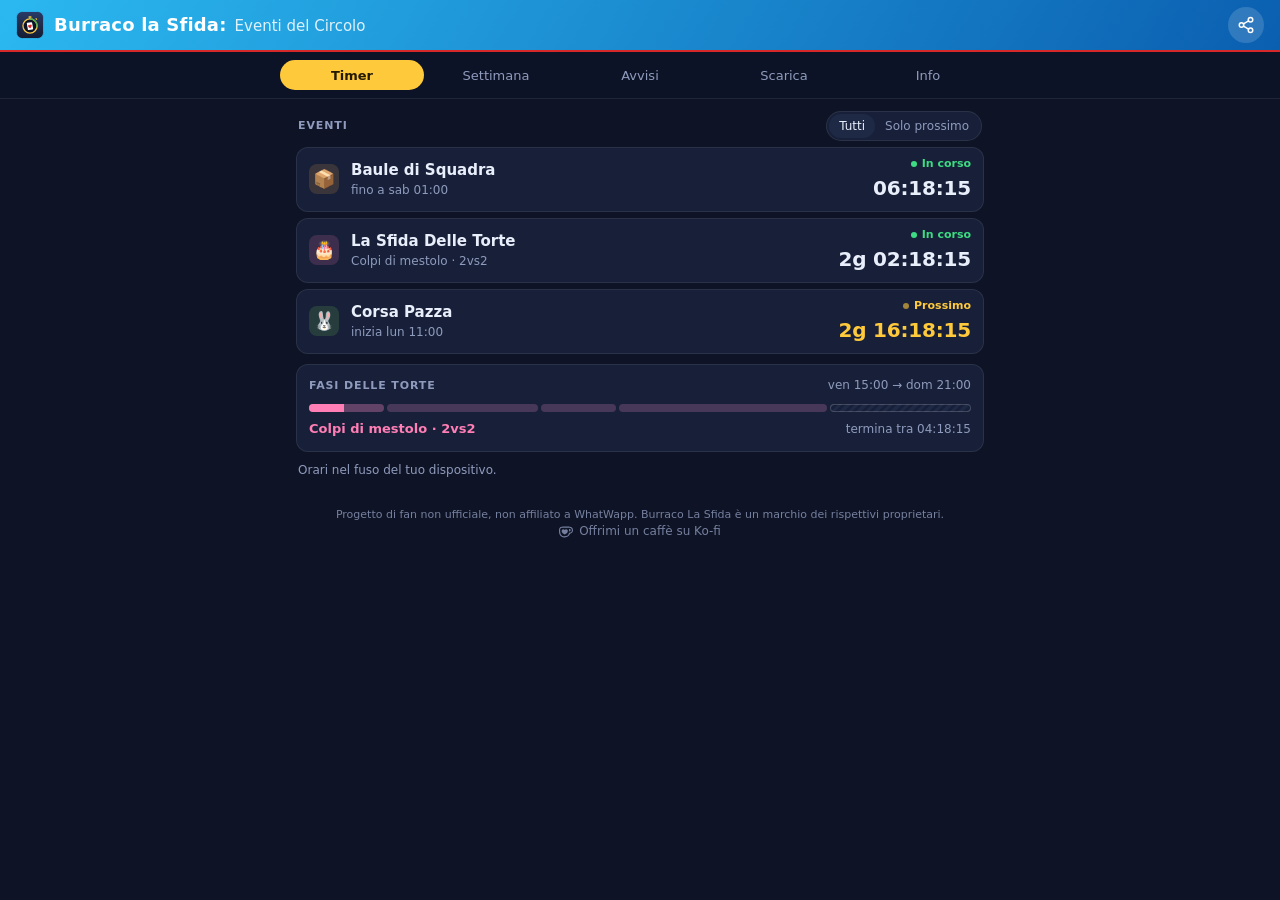
<file: web/index.html>
<!-- Pagina principale della PWA: barra, tab a segmenti, Timer e Settimana; testi da locales/it.json, altre sezioni in partials/. -->
<!doctype html>
<html lang="it">
<head>
  <meta charset="utf-8">
  <meta name="viewport" content="width=device-width, initial-scale=1, viewport-fit=cover">
  <title>Burraco la Sfida: Eventi del Circolo</title>
  <meta name="description" content="Timer degli eventi settimanali di Burraco Online: La Sfida (Corsa Pazza, Baule di Squadra, Sfida delle Torte), calendari e widget Android. Progetto di fan non ufficiale." data-i18n-content="app.description">
  <link rel="canonical" href="https://alessio-galbo.github.io/Burraco-la-Sfida/">
  <meta property="og:type" content="website"><meta property="og:site_name" content="BlS Tracker"><meta property="og:locale" content="it_IT">
  <meta property="og:url" content="https://alessio-galbo.github.io/Burraco-la-Sfida/"><meta property="og:title" content="Burraco la Sfida: Eventi del Circolo">
  <meta property="og:description" content="Timer degli eventi settimanali di Burraco Online: La Sfida (Corsa Pazza, Baule di Squadra, Sfida delle Torte), calendari e widget Android. Progetto di fan non ufficiale.">
  <meta property="og:image" content="https://alessio-galbo.github.io/Burraco-la-Sfida/icons/icon-512.png"><meta property="og:image:width" content="512"><meta property="og:image:height" content="512"><meta property="og:image:alt" content="Icona di BlS Tracker: cronometro con una carta">
  <meta name="twitter:card" content="summary"><meta name="twitter:title" content="Burraco la Sfida: Eventi del Circolo"><meta name="twitter:description" content="Timer degli eventi settimanali di Burraco Online: La Sfida (Corsa Pazza, Baule di Squadra, Sfida delle Torte), calendari e widget Android. Progetto di fan non ufficiale."><meta name="twitter:image" content="https://alessio-galbo.github.io/Burraco-la-Sfida/icons/icon-512.png">
  <meta name="theme-color" content="#0b5fb0">
  <meta name="apple-mobile-web-app-title" content="BlS Tracker">
  <meta name="application-name" content="BlS Tracker">
  <meta name="apple-mobile-web-app-capable" content="yes">
  <meta name="mobile-web-app-capable" content="yes">
  <meta name="apple-mobile-web-app-status-bar-style" content="black-translucent">
  <link rel="manifest" href="manifest.webmanifest">
  <link rel="icon" href="icons/icon.svg" type="image/svg+xml">
  <link rel="icon" href="icons/icon-32.png" sizes="32x32" type="image/png">
  <link rel="apple-touch-icon" href="icons/apple-touch-icon-180.png">
  <link rel="stylesheet" href="css/base.css">
  <link rel="stylesheet" href="css/shell.css">
  <link rel="stylesheet" href="css/events.css">
  <link rel="stylesheet" href="css/span.css">
  <link rel="stylesheet" href="css/torte.css">
  <link rel="stylesheet" href="css/week.css">
  <link rel="stylesheet" href="css/guide.css">
  <link rel="stylesheet" href="css/icons.css">
  <link rel="stylesheet" href="css/viewer.css">
  <link rel="stylesheet" href="css/shots.css">
  <link rel="stylesheet" href="css/share.css">
  <link rel="stylesheet" href="css/themes.css">
  <script src="js/theme-boot.js"></script>
  <script type="module" src="js/main.js"></script>
</head>
<body>
  <header class="appbar">
    <img src="icons/icon.svg" alt="" width="28" height="28">
    <h1 data-i18n-aria="app.short"><span class="brand" data-i18n="app.brand"></span><span class="brand-sub" data-i18n="app.sub"></span></h1>
    <button type="button" id="share-top" class="appbar-share" data-i18n-aria="share.button"><span class="ico ico-share" aria-hidden="true"></span></button>
  </header>
  <nav class="tabs" data-i18n-aria="nav.label">
    <div class="tabs-seg" role="tablist">
    <button type="button" role="tab" data-tab="timer" data-i18n="nav.timers"></button>
    <button type="button" role="tab" data-tab="settimana" data-i18n="nav.week"></button>
    <button type="button" role="tab" data-tab="avvisi" data-i18n="nav.alerts"></button>
    <button type="button" role="tab" data-tab="scarica" data-i18n="nav.download"></button>
    <button type="button" role="tab" data-tab="info" data-i18n="nav.info"></button>
    </div>
  </nav>
  <main>
    <p id="loading" class="notice" data-i18n="app.loading"></p>
    <section id="timer" class="view" role="tabpanel">
      <div class="sec-head">
        <h2 class="label" data-i18n="status.events"></h2>
        <div class="seg" role="group" data-i18n-aria="view.label">
          <button type="button" data-view="all" data-i18n="view.all"></button>
          <button type="button" data-view="next" data-i18n="view.next"></button>
        </div>
      </div>
      <div id="events" class="events"></div>
      <div class="panel torte" id="torte">
        <div class="torte-head">
          <span class="label" data-i18n="status.torteTitle"></span>
          <span class="torte-days small muted" id="torte-days"></span>
        </div>
        <div class="pbar" id="pbar"></div>
        <div class="torte-foot">
          <span class="torte-phase" id="torte-phase"></span>
          <span class="torte-left" id="torte-left"></span>
        </div>
      </div>
      <p class="foot"><span id="est-note" data-i18n="status.estimatedNote" hidden></span> <span data-i18n="status.footnote"></span></p>
    </section>
    <section id="settimana" class="view" role="tabpanel" hidden>
      <div class="sec-head"><h2 class="label" data-i18n="week.title"></h2></div>
      <div class="panel week">
        <div class="week-head" id="week-head"></div>
        <div id="week-rows" class="week-rows"></div>
      </div>
      <p class="foot" data-i18n="week.intro"></p>
    </section>
    <div id="guide"></div>
    <div id="info-part"></div>
  </main>
  <footer class="footer">
    <p data-i18n="footer.disclaimer"></p>
    <p><a class="footer-kofi" href="https://ko-fi.com/devangel" target="_blank" rel="noopener"><span class="ico ico-kofi" aria-hidden="true"></span><span data-i18n="support.button"></span></a></p>
  </footer>
  <div id="templates" hidden></div>
</body>
</html>
</file>
<file: web/css/base.css>
/* Base della PWA secondo docs/design.md: token di colore, tipografia piccola e curata, pulsanti, segmenti. */
:root {
  color-scheme: dark;
  --bg: #0e1426;
  --surface: #172038;
  --surface-2: #1e2945;
  --line: #ffffff14;
  --line-2: #ffffff2e;
  --on-gold: #241a00;
  --error: #ff9b9b;
  --link: #2bb8f0;
  --text: #e9eefb;
  --muted: #8f9bbd;
  --gold: #ffc93c;
  --live: #3ddc84;
  --corsa: #7ed957;
  --baule: #f0a04b;
  --torte: #ff7eb6;
  --red: #d62828;
  --sky-1: #2bb8f0;
  --sky-2: #0b5fb0;
  --r-panel: 12px;
  --r-row: 8px;
  --font: system-ui, -apple-system, "Segoe UI", Roboto, sans-serif;
}
* { box-sizing: border-box; }
body {
  margin: 0;
  background: var(--bg);
  color: var(--text);
  font: 14px/1.45 var(--font);
  -webkit-text-size-adjust: 100%;
  -webkit-tap-highlight-color: transparent;
}
h1, h2, h3, p { margin: 0; }
a { color: var(--link); text-decoration: none; }
a:hover { text-decoration: underline; }
[hidden] { display: none !important; }
.muted { color: var(--muted); }
.small { font-size: 12px; }
.label {
  font-size: 11px;
  font-weight: 600;
  letter-spacing: .08em;
  text-transform: uppercase;
  color: var(--muted);
}
.btn {
  display: inline-flex;
  align-items: center;
  height: 36px;
  padding: 0 16px;
  border: 0;
  border-radius: 999px;
  background: var(--gold);
  color: var(--on-gold);
  font: 600 13px var(--font);
  text-decoration: none;
  cursor: pointer;
}
.btn:hover { filter: brightness(1.06); text-decoration: none; }
.btn-sm { height: 28px; padding: 0 12px; font-size: 12px; }
.btn-ghost { background: transparent; color: var(--text); box-shadow: inset 0 0 0 1px var(--line-2); }
.btn-ghost:hover { background: var(--surface-2); }
.seg {
  display: inline-flex;
  padding: 2px;
  border-radius: 999px;
  background: var(--surface);
  border: 1px solid var(--line);
}
.seg button {
  height: 24px;
  padding: 0 10px;
  border: 0;
  border-radius: 999px;
  background: transparent;
  color: var(--muted);
  font: 500 12px var(--font);
  cursor: pointer;
}
.seg button[aria-pressed="true"] { background: var(--surface-2); color: var(--text); }
:focus-visible { outline: 2px solid var(--gold); outline-offset: 2px; }
</file>
<file: web/css/shell.css>
/* Guscio dell'app: barra azzurra 52px con filo rosso, tab a segmenti sticky, sezioni, pannelli, piè di pagina. */
.appbar {
  display: flex;
  align-items: center;
  gap: 10px;
  height: calc(52px + env(safe-area-inset-top));
  padding: env(safe-area-inset-top) 16px 0;
  background: linear-gradient(120deg, var(--sky-1), var(--sky-2));
  border-bottom: 2px solid var(--red);
}
.appbar img { border-radius: 7px; }
.appbar h1 { display: flex; flex-direction: column; min-width: 0; color: #fff; line-height: 1.15; }
.brand { font-size: 16px; font-weight: 700; letter-spacing: .01em; }
.brand-sub { font-size: 12px; font-weight: 500; color: #ffffffd9; }
.tabs {
  position: sticky;
  top: 0;
  z-index: 5;
  padding: 8px 16px;
  background: color-mix(in srgb, var(--bg) 92%, transparent);
  backdrop-filter: blur(8px);
  border-bottom: 1px solid var(--line);
}
.tabs-seg { display: grid; grid-template-columns: repeat(5, minmax(0, 1fr)); max-width: 720px; margin: 0 auto; }
.tabs button {
  min-width: 0;
  height: 30px;
  padding: 0 2px;
  border: 0;
  border-radius: 999px;
  background: transparent;
  color: var(--muted);
  font: 500 12px var(--font);
  white-space: nowrap;
  overflow: hidden;
  text-overflow: ellipsis;
  cursor: pointer;
}
.tabs button:hover { color: var(--text); }
.tabs button[aria-selected="true"] { background: var(--gold); color: var(--on-gold); font-weight: 600; }
main { max-width: 720px; margin: 0 auto; padding: 4px 16px 16px; }
.sec-head {
  display: flex;
  align-items: center;
  justify-content: space-between;
  min-height: 40px;
  padding: 8px 2px 6px;
}
.panel {
  background: var(--surface);
  border: 1px solid var(--line);
  border-radius: var(--r-panel);
}
.pad { padding: 14px; }
.foot { margin: 10px 2px 0; font-size: 12px; color: var(--muted); }
.lead-text { margin: 0 2px 10px; font-size: 13px; color: var(--muted); }
.pad .lead-text { margin: 0 0 12px; }
.notice { padding: 24px 0; text-align: center; color: var(--muted); font-size: 13px; }
.notice.error { color: var(--error); }
.footer {
  max-width: 720px;
  margin: 0 auto;
  padding: 12px 16px calc(16px + env(safe-area-inset-bottom));
  color: var(--muted);
  font-size: 11px;
  text-align: center;
  opacity: .8;
}
@media (min-width: 720px) {
  .appbar { justify-content: center; }
  .appbar h1 { flex-direction: row; align-items: baseline; gap: 8px; }
  .brand { font-size: 18px; }
  .brand-sub { font-size: 15px; }
  .brand::after { content: ":"; }
  .tabs button { font-size: 13px; }
}
.tabs button:focus-visible { outline: none; box-shadow: inset 0 0 0 1.5px var(--gold); }
.tabs button[aria-selected="true"]:focus-visible { box-shadow: none; }
</file>
<file: web/css/events.css>
/* Righe evento compatte (~64px) espandibili: un colore per evento, punto "live", countdown a destra. */
.ev--corsa { --ev: var(--corsa); }
.ev--baule { --ev: var(--baule); }
.ev--torte { --ev: var(--torte); }
.events { display: grid; gap: 6px; }
.ev {
  background: var(--surface);
  border: 1px solid var(--line);
  border-radius: var(--r-panel);
}
.ev[open] { background: var(--surface-2); }
.ev-row {
  display: grid;
  grid-template-columns: 30px 1fr auto;
  align-items: center;
  gap: 12px;
  min-height: 62px;
  padding: 8px 12px;
  list-style: none;
  cursor: pointer;
}
.ev-row::-webkit-details-marker { display: none; }
.ev-icon {
  display: grid;
  place-items: center;
  width: 30px;
  height: 30px;
  border-radius: 8px;
  background: color-mix(in srgb, var(--ev) 16%, transparent);
  font-size: 18px;
  line-height: 1;
}
.ev-main { display: grid; min-width: 0; }
.ev-name { font-size: 15px; font-weight: 600; white-space: nowrap; overflow: hidden; text-overflow: ellipsis; }
.ev-sub { font-size: 12px; color: var(--muted); white-space: nowrap; overflow: hidden; text-overflow: ellipsis; }
.ev-side { display: grid; justify-items: end; gap: 2px; }
.ev-count { font-size: 18px; font-weight: 700; font-variant-numeric: tabular-nums; letter-spacing: -.01em; }
.state { display: inline-flex; align-items: center; gap: 5px; font-size: 11px; font-weight: 600; color: var(--muted); }
.state .dot { width: 6px; height: 6px; border-radius: 50%; background: currentColor; opacity: .6; }
.is-next .state { color: var(--gold-text, var(--gold)); }
.is-next .ev-count { color: var(--gold-text, var(--gold)); }
.is-active .state { color: var(--live); }
.is-active .state .dot { opacity: 1; animation: live 1.6s ease-in-out infinite; }
@keyframes live { 50% { box-shadow: 0 0 0 4px color-mix(in srgb, var(--live) 25%, transparent); } }
@media (prefers-reduced-motion: reduce) { .is-active .state .dot { animation: none; } }
.ev-detail { margin: 0 12px; padding: 10px 0 12px; border-top: 1px solid var(--line); font-size: 12px; }
.ev summary:focus-visible { outline-offset: -2px; border-radius: inherit; }
@media (min-width: 720px) {
  .ev-count { font-size: 20px; }
}
</file>
<file: web/css/span.css>
/* Mini timeline inizio → fine nel dettaglio evento: date ai lati, linea nel colore dell'evento con avanzamento e "adesso". */
.ev-span {
  display: grid;
  grid-template-columns: 1fr 1fr;
  row-gap: 6px;
  margin: 0;
}
.ev-span p { margin: 0; display: flex; flex-direction: column; gap: 1px; }
.ev-span p span { color: var(--muted); font-size: 11px; }
.ev-span p b { font-size: 13px; font-weight: 600; }
.ev-end-r { text-align: right; align-items: flex-end; }
.ev-track {
  --p: 0;
  position: relative;
  grid-column: 1 / -1;
  height: 4px;
  border-radius: 999px;
  background: color-mix(in srgb, var(--ev) 22%, transparent);
}
.ev-fill {
  position: absolute;
  inset: 0 auto 0 0;
  width: calc(var(--p) * 100%);
  border-radius: inherit;
  background: var(--ev);
}
.ev-now {
  position: absolute;
  top: 50%;
  left: calc(var(--p) * 100%);
  width: 10px;
  height: 10px;
  border-radius: 50%;
  background: var(--ev);
  box-shadow: 0 0 0 2px var(--surface);
  transform: translate(-50%, -50%);
  display: none;
}
.is-active .ev-now { display: block; }
.ev-track::before, .ev-track::after {
  content: "";
  position: absolute;
  top: 50%;
  width: 2px;
  height: 10px;
  border-radius: 1px;
  background: var(--ev);
  transform: translateY(-50%);
}
.ev-track::before { left: 0; }
.ev-track::after { right: 0; opacity: .5; }
.ev-span + .phases { margin-top: 12px; }
</file>
<file: web/css/torte.css>
/* Barra delle Torte (fasi + riepilogo tratteggiato) con avanzamento, ed elenco fasi con fascia oraria nel dettaglio della riga. */
.torte { margin-top: 10px; padding: 12px; }
.torte-head, .torte-foot { display: flex; align-items: baseline; justify-content: space-between; gap: 8px; }
.pbar { display: flex; gap: 3px; height: 8px; margin: 10px 0 8px; }
.pseg {
  position: relative;
  flex: 1 1 0;
  overflow: hidden;
  border-radius: 4px;
  background: color-mix(in srgb, var(--torte) 18%, var(--surface-2));
}
.pseg.is-done { background: color-mix(in srgb, var(--torte) 60%, var(--surface-2)); }
.pseg.is-current { background: color-mix(in srgb, var(--torte) 30%, var(--surface-2)); }
.pseg-fill {
  position: absolute;
  inset: 0 auto 0 0;
  width: calc(var(--p, 0) * 100%);
  background: var(--torte);
}
.torte-phase { font-size: 13px; font-weight: 600; }
.torte.is-active .torte-phase { color: var(--torte); }
.torte-left { font-size: 12px; color: var(--muted); font-variant-numeric: tabular-nums; white-space: nowrap; }
.phases { list-style: none; margin: 10px 0 0; padding: 0; display: grid; gap: 2px; }
.phase {
  display: grid;
  grid-template-columns: 8px 1fr auto;
  align-items: center;
  gap: 8px;
  padding: 5px 8px;
  border-radius: var(--r-row);
  font-size: 12px;
}
.phase-dot { width: 6px; height: 6px; border-radius: 50%; box-shadow: inset 0 0 0 1px var(--muted); }
.phase-main { display: flex; flex-wrap: wrap; align-items: center; gap: 2px 6px; min-width: 0; }
.phase-time { color: var(--muted); text-align: right; white-space: nowrap; font-variant-numeric: tabular-nums; }
.mode {
  padding: 1px 6px;
  border-radius: 999px;
  background: var(--bg);
  color: var(--muted);
  font-size: 11px;
}
.phase.is-done { opacity: .45; }
.phase.is-done .phase-dot { background: var(--muted); }
.phase.is-current { background: color-mix(in srgb, var(--torte) 14%, transparent); }
.phase.is-current .phase-dot { background: var(--torte); box-shadow: none; }
.phase.is-current .phase-name { color: var(--torte); font-weight: 600; }
.phase--recap .phase-name { color: var(--muted); }
.phase--recap .mode { background: transparent; padding: 0; font-style: italic; }
.phase--recap.is-current { background: color-mix(in srgb, var(--muted) 16%, transparent); }
.phase--recap.is-current .phase-name { color: var(--muted); }
.phase--recap.is-current .phase-dot { background: var(--muted); }
.pseg--recap {
  background: repeating-linear-gradient(135deg, var(--surface-2) 0 3px, transparent 3px 6px);
  box-shadow: inset 0 0 0 1px var(--line-2);
}
.pseg--recap.is-current { background: color-mix(in srgb, var(--muted) 25%, var(--surface-2)); }
.pseg--recap .pseg-fill { background: var(--muted); }
.no-recap-bar .pseg--recap { display: none; }
.torte.is-recap .torte-phase { color: var(--muted); }
</file>
<file: web/css/week.css>
/* Settimana: griglia compatta a 7 colonne, barre sottili 8px nel colore dell'evento, linea "adesso". */
.week { padding: 12px; }
.week-head { display: grid; grid-template-columns: repeat(7, 1fr); margin-bottom: 6px; }
.week-day { font-size: 11px; color: var(--muted); text-align: center; }
.week-row + .week-row { margin-top: 12px; }
.week-label { display: flex; justify-content: space-between; gap: 8px; margin-bottom: 5px; font-size: 12px; }
.week-label span:first-child { font-weight: 600; }
.week-track {
  position: relative;
  height: 8px;
  border-radius: 4px;
  background-color: var(--bg);
  background-image: repeating-linear-gradient(90deg, transparent 0 calc(100% / 7 - 1px), var(--line) calc(100% / 7 - 1px) calc(100% / 7));
}
.week-seg {
  position: absolute;
  top: 0;
  bottom: 0;
  left: calc(var(--from) * 100%);
  width: calc(var(--len) * 100%);
  border-radius: 4px;
}
.week-seg--ev { background: var(--ev); }
.week-seg--phase { box-shadow: inset -2px 0 0 var(--bg); }
.week-now {
  position: absolute;
  z-index: 1;
  top: -3px;
  bottom: -3px;
  left: calc(var(--now, 0) * 100%);
  width: 2px;
  border-radius: 1px;
  background: var(--text);
}
.week-seg--recap {
  background: repeating-linear-gradient(135deg, var(--muted) 0 3px, transparent 3px 6px);
  opacity: .7;
}
.no-recap-bar .week-seg--recap { display: none; }
</file>
<file: web/css/guide.css>
/* Sezioni Avvisi, Scarica e Info: righe con interruttore, calendari, download APK, elenchi (galleria in shots.css). */
.list > * + *, .list > div > * + * { border-top: 1px solid var(--line); }
.switch-row, .cal {
  display: flex;
  align-items: center;
  justify-content: space-between;
  gap: 12px;
  min-height: 48px;
  padding: 8px 14px;
  font-size: 14px;
}
.switch {
  appearance: none;
  position: relative;
  flex: none;
  width: 36px;
  height: 20px;
  margin: 0;
  border-radius: 999px;
  background: var(--surface-2);
  box-shadow: inset 0 0 0 1px var(--line-2);
  cursor: pointer;
  transition: background .15s;
}
.switch::after {
  content: "";
  position: absolute;
  top: 3px;
  left: 3px;
  width: 14px;
  height: 14px;
  border-radius: 50%;
  background: var(--muted);
  transition: transform .15s;
}
.switch:checked { background: var(--gold); box-shadow: none; }
.switch:checked::after { transform: translateX(16px); background: var(--on-gold); }
.select {
  height: 30px;
  padding: 0 8px;
  border: 1px solid var(--line-2);
  border-radius: var(--r-row);
  background: var(--bg);
  color: var(--text);
  font: 13px var(--font);
}
.cal-list { margin: 0; padding: 0; list-style: none; }
.cal-name { font-size: 13px; font-weight: 600; }
.cal { display: flex; align-items: center; justify-content: space-between; gap: 8px; }
.cal-sub { margin-top: 8px; }
.cal-sub summary { cursor: pointer; padding: 4px 0; }
.cal-sub-actions { display: flex; flex-wrap: wrap; gap: 6px; }
.download { display: flex; flex-wrap: wrap; align-items: center; gap: 8px 12px; margin-bottom: 12px; }
.pad h3.label { margin: 16px 0 6px; }
.bullets { margin: 0; padding-left: 18px; font-size: 13px; color: var(--text); }
.bullets li + li { margin-top: 4px; }
.bullets li::marker { color: var(--muted); }
.links { display: flex; flex-wrap: wrap; gap: 6px; }
.pad .small + .small { margin-top: 6px; }
.switch-row > span:first-child { flex: 1; min-width: 0; }
.switch-row .btn, .switch-row .select { flex: none; white-space: nowrap; }
.links { flex-direction: column; }
.links .btn { justify-content: flex-start; width: 100%; height: 40px; border-radius: var(--r-row); }
@media (min-width: 560px) {
  .links { flex-direction: row; }
  .links .btn { flex: 1; justify-content: center; }
}
.cal-tip { margin: 0 0 8px; padding: 8px 10px; border-radius: var(--r-row); background: var(--surface); border-left: 3px solid var(--gold); }
.diag { display: grid; grid-template-columns: auto 1fr; gap: 4px 10px; margin: 6px 0 8px; font-size: 12px; } .diag div { display: contents; } .diag dt { color: var(--muted); } .diag dd { margin: 0; word-break: break-word; }
</file>
<file: web/css/icons.css>
/* Icone monocromatiche (SVG come maschera): pulsanti, Ko-fi e icone degli eventi (emoji o SVG). */
.ico {
  flex: none;
  width: 16px;
  height: 16px;
  margin-right: 6px;
  background: currentColor;
  -webkit-mask: var(--ico) center / contain no-repeat;
  mask: var(--ico) center / contain no-repeat;
}
.ico-android { --ico: url("../img/icons/android.svg"); }
.ico-play { --ico: url("../img/icons/googleplay.svg"); }
.ico-appstore { --ico: url("../img/icons/appstore.svg"); }
.ico-globe { --ico: url("../img/icons/globe.svg"); }
.ico-left { --ico: url("../img/icons/chevron-left.svg"); }
.ico-right { --ico: url("../img/icons/chevron-right.svg"); }
.ico-x { --ico: url("../img/icons/x.svg"); }
.ico-kofi { --ico: url("../img/icons/kofi.svg"); }
.support { display: flex; flex-direction: column; align-items: center; gap: 10px; text-align: center; }
.btn-kofi { background: #ff5e5b; color: #fff; }
.footer-kofi { display: inline-flex; align-items: center; color: var(--muted); font-size: 12px; }
.footer-kofi:hover { color: #ff5e5b; }
.footer-kofi .ico { width: 14px; height: 14px; }
/* Icone evento: emoji oppure SVG Lucide monocromatico nel colore dell'evento ([data-icons="svg"] su <html>). */
.evi { position: relative; display: inline-block; line-height: 1; }
.evi--corsa { --ev: var(--corsa); --evico: url("../img/icons/ev-rabbit.svg"); }
.evi--baule { --ev: var(--baule); --evico: url("../img/icons/ev-package.svg"); }
.evi--torte { --ev: var(--torte); --evico: url("../img/icons/ev-cake.svg"); }
[data-icons="svg"] .evi-e { visibility: hidden; }
[data-icons="svg"] .evi::before {
  content: "";
  position: absolute;
  inset: -.1em 0;
  background: var(--ev);
  -webkit-mask: var(--evico) center / contain no-repeat;
  mask: var(--evico) center / contain no-repeat;
}
.ico-share { --ico: url("../img/icons/share-2.svg"); }
.ico-wa { --ico: url("../img/icons/whatsapp.svg"); }
.ico-tg { --ico: url("../img/icons/telegram.svg"); }
.ico-ig { --ico: url("../img/icons/instagram.svg"); }
.ico-mail { --ico: url("../img/icons/mail.svg"); }
.ico-link { --ico: url("../img/icons/link.svg"); }
</file>
<file: web/css/viewer.css>
/* Miniature cliccabili e visualizzatore a schermo intero (<dialog>) delle anteprime widget. */
.shot-btn {
  display: block;
  width: 100%;
  padding: 0;
  border: 0;
  background: none;
  cursor: zoom-in;
  border-radius: var(--r-row);
}
.shot-btn:focus-visible { outline: 2px solid var(--gold); outline-offset: 2px; }
.viewer {
  width: min(100vw - 24px, 720px);
  max-height: calc(100dvh - 24px);
  padding: 12px;
  border: 1px solid var(--line);
  border-radius: 12px;
  background: var(--surface);
  color: var(--text);
  overflow: hidden;
  touch-action: pan-y;
}
.viewer::backdrop { background: #05080fd9; }
.viewer[open] { display: flex; flex-direction: column; gap: 10px; }
.viewer img {
  display: block;
  width: 100%;
  max-height: calc(100dvh - 120px);
  object-fit: contain;
  border-radius: var(--r-row);
  user-select: none;
  -webkit-user-drag: none;
}
.viewer-bar { display: flex; align-items: center; gap: 8px; }
.viewer-cap { flex: 1; margin: 0; font-size: 13px; text-align: center; }
.viewer-close { align-self: flex-end; }
.icon-btn {
  display: inline-grid;
  place-items: center;
  width: 36px;
  height: 36px;
  padding: 0;
  border: 1px solid var(--line);
  border-radius: 999px;
  background: var(--surface-2);
  color: var(--text);
  cursor: pointer;
}
.icon-btn .ico { margin: 0; width: 18px; height: 18px; }
.icon-btn[hidden] { visibility: hidden; display: inline-grid; }
.icon-btn:focus-visible { outline: 2px solid var(--gold); outline-offset: 2px; }
</file>
<file: web/css/shots.css>
/* Galleria anteprime della tab Scarica: riquadri tutti uguali 16:10, didascalia breve su una riga, 2-4 colonne. */
.shots { display: grid; grid-template-columns: repeat(2, minmax(0, 1fr)); gap: 10px; }
.shot { margin: 0; min-width: 0; }
.shot img {
  display: block;
  width: 100%;
  aspect-ratio: 16 / 10;
  padding: 4px;
  object-fit: contain;
  border: 1px solid var(--line);
  border-radius: var(--r-row);
  background: var(--surface);
}
.shot--top img { padding: 0; object-fit: cover; object-position: top; }
.shot figcaption {
  margin-top: 4px;
  overflow: hidden;
  color: var(--muted);
  font-size: 11px;
  text-align: center;
  white-space: nowrap;
  text-overflow: ellipsis;
}
@media (min-width: 560px) { .shots { grid-template-columns: repeat(3, minmax(0, 1fr)); } }
@media (min-width: 760px) { .shots { grid-template-columns: repeat(4, minmax(0, 1fr)); } }
.apk-help { margin: -4px 0 12px; font-size: 12px; }
</file>
<file: web/css/share.css>
/* Sezione "Condividi" (pulsanti social, QR del sito) e icona di condivisione nella barra in alto. */
.share { display: flex; flex-direction: column; align-items: center; gap: 10px; text-align: center; }
.share-grid { display: grid; grid-template-columns: repeat(2, minmax(0, 1fr)); gap: 6px; width: 100%; }
.share-grid .btn { justify-content: center; height: 36px; border-radius: var(--r-row); }
.share-grid .btn:last-child { grid-column: 1 / -1; }
@media (min-width: 560px) {
  .share-grid { grid-template-columns: repeat(5, minmax(0, 1fr)); }
  .share-grid .btn:last-child { grid-column: auto; }
}
.share-qr { margin: 4px 0 0; }
.share-qr img { display: block; margin: 0 auto 4px; border-radius: 8px; background: #fff; padding: 6px; }
.appbar-share {
  margin-left: auto;
  display: inline-grid;
  place-items: center;
  width: 36px;
  height: 36px;
  padding: 0;
  border: 0;
  border-radius: 999px;
  background: #ffffff26;
  color: #fff;
  cursor: pointer;
}
.appbar-share .ico { margin: 0; width: 18px; height: 18px; }
</file>
<file: web/css/themes.css>
/* Temi Chiaro e Sistema (docs/design.md, "Temi e icone"): cambiano solo i colori; Gioco (scuro) è in base.css. */
:root[data-theme="light"] {
  color-scheme: light;
  --bg: #f6f7fb;
  --surface: #ffffff;
  --surface-2: #eceff6;
  --line: #1a213317;
  --line-2: #1a21332e;
  --text: #1a2133;
  --muted: #5b6580;
  --gold: #b7791f;
  --gold-text: #8a5a00;
  --live: #1e9e5a;
  --corsa: #3f9a1f;
  --baule: #c26a12;
  --torte: #d63d84;
  --error: #c62828;
  --link: #0b6fb8;
}
:root[data-theme="system"] { color-scheme: dark light; }
@media (prefers-color-scheme: light) {
  :root[data-theme="system"] {
    color-scheme: light;
    --bg: #f6f7fb;
    --surface: #ffffff;
    --surface-2: #eceff6;
    --line: #1a213317;
    --line-2: #1a21332e;
    --text: #1a2133;
    --muted: #5b6580;
    --gold: #b7791f;
    --gold-text: #8a5a00;
    --live: #1e9e5a;
    --corsa: #3f9a1f;
    --baule: #c26a12;
    --torte: #d63d84;
    --error: #c62828;
    --link: #0b6fb8;
  }
}
</file>
